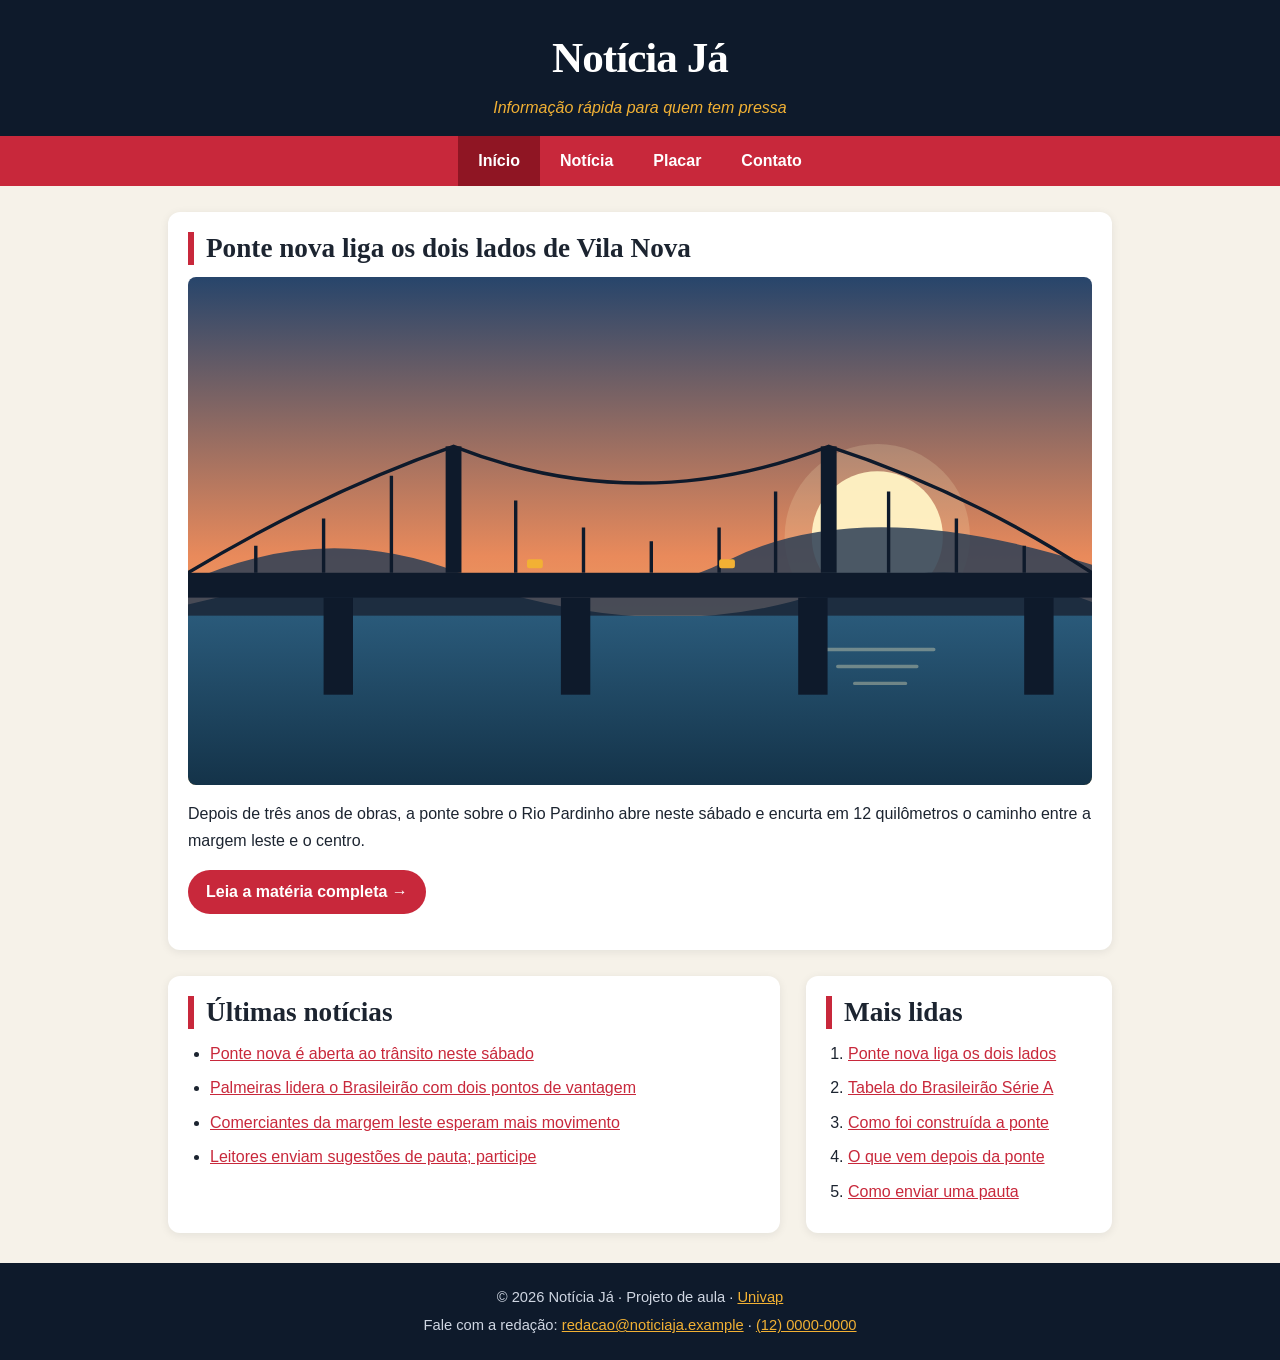
<file: noticiaja/index.html>
<!DOCTYPE html>
<html lang="pt-BR">
<head>
  <meta charset="UTF-8">
  <meta name="viewport" content="width=device-width, initial-scale=1.0">
  <title>Início — Notícia Já</title>
  <link rel="stylesheet" href="style.css">
</head>
<body>
  <header class="topo" id="topo">
    <h1><a href="index.html">Notícia Já</a></h1>
    <p class="slogan">Informação rápida para quem tem pressa</p>
  </header>
  <nav class="menu">
    <ul>
      <li><a href="index.html" class="ativo">Início</a></li>
      <li><a href="noticia.html">Notícia</a></li>
      <li><a href="placar.html">Placar</a></li>
      <li><a href="contato.html">Contato</a></li>
    </ul>
  </nav>
  <main class="home">
    <section class="destaque">
      <h2>Ponte nova liga os dois lados de Vila Nova</h2>
      <figure>
        <img src="img/ponte.svg" alt="Ilustração da nova ponte sobre o Rio Pardinho ao entardecer" width="800" height="450">
      </figure>
      <p>Depois de três anos de obras, a ponte sobre o Rio Pardinho abre neste sábado e encurta em 12 quilômetros o caminho entre a margem leste e o centro.</p>
      <p><a class="leia-mais" href="noticia.html">Leia a matéria completa →</a></p>
    </section>
    <section class="ultimas">
      <h2>Últimas notícias</h2>
      <ul>
        <li><a href="noticia.html">Ponte nova é aberta ao trânsito neste sábado</a></li>
        <li><a href="placar.html">Palmeiras lidera o Brasileirão com dois pontos de vantagem</a></li>
        <li><a href="noticia.html#impacto">Comerciantes da margem leste esperam mais movimento</a></li>
        <li><a href="contato.html">Leitores enviam sugestões de pauta; participe</a></li>
      </ul>
    </section>
    <aside class="mais-lidas">
      <h2>Mais lidas</h2>
      <ol>
        <li><a href="noticia.html">Ponte nova liga os dois lados</a></li>
        <li><a href="placar.html">Tabela do Brasileirão Série A</a></li>
        <li><a href="noticia.html#obras">Como foi construída a ponte</a></li>
        <li><a href="noticia.html#proximos">O que vem depois da ponte</a></li>
        <li><a href="contato.html">Como enviar uma pauta</a></li>
      </ol>
    </aside>
  </main>
  <footer class="rodape">
    <p>© 2026 Notícia Já · Projeto de aula · <a href="https://www.univap.br" target="_blank" rel="noopener noreferrer">Univap</a></p>
    <p>Fale com a redação: <a href="mailto:redacao@noticiaja.example">redacao@noticiaja.example</a> · <a href="tel:+551200000000">(12) 0000-0000</a></p>
  </footer>
</body>
</html>
</file>
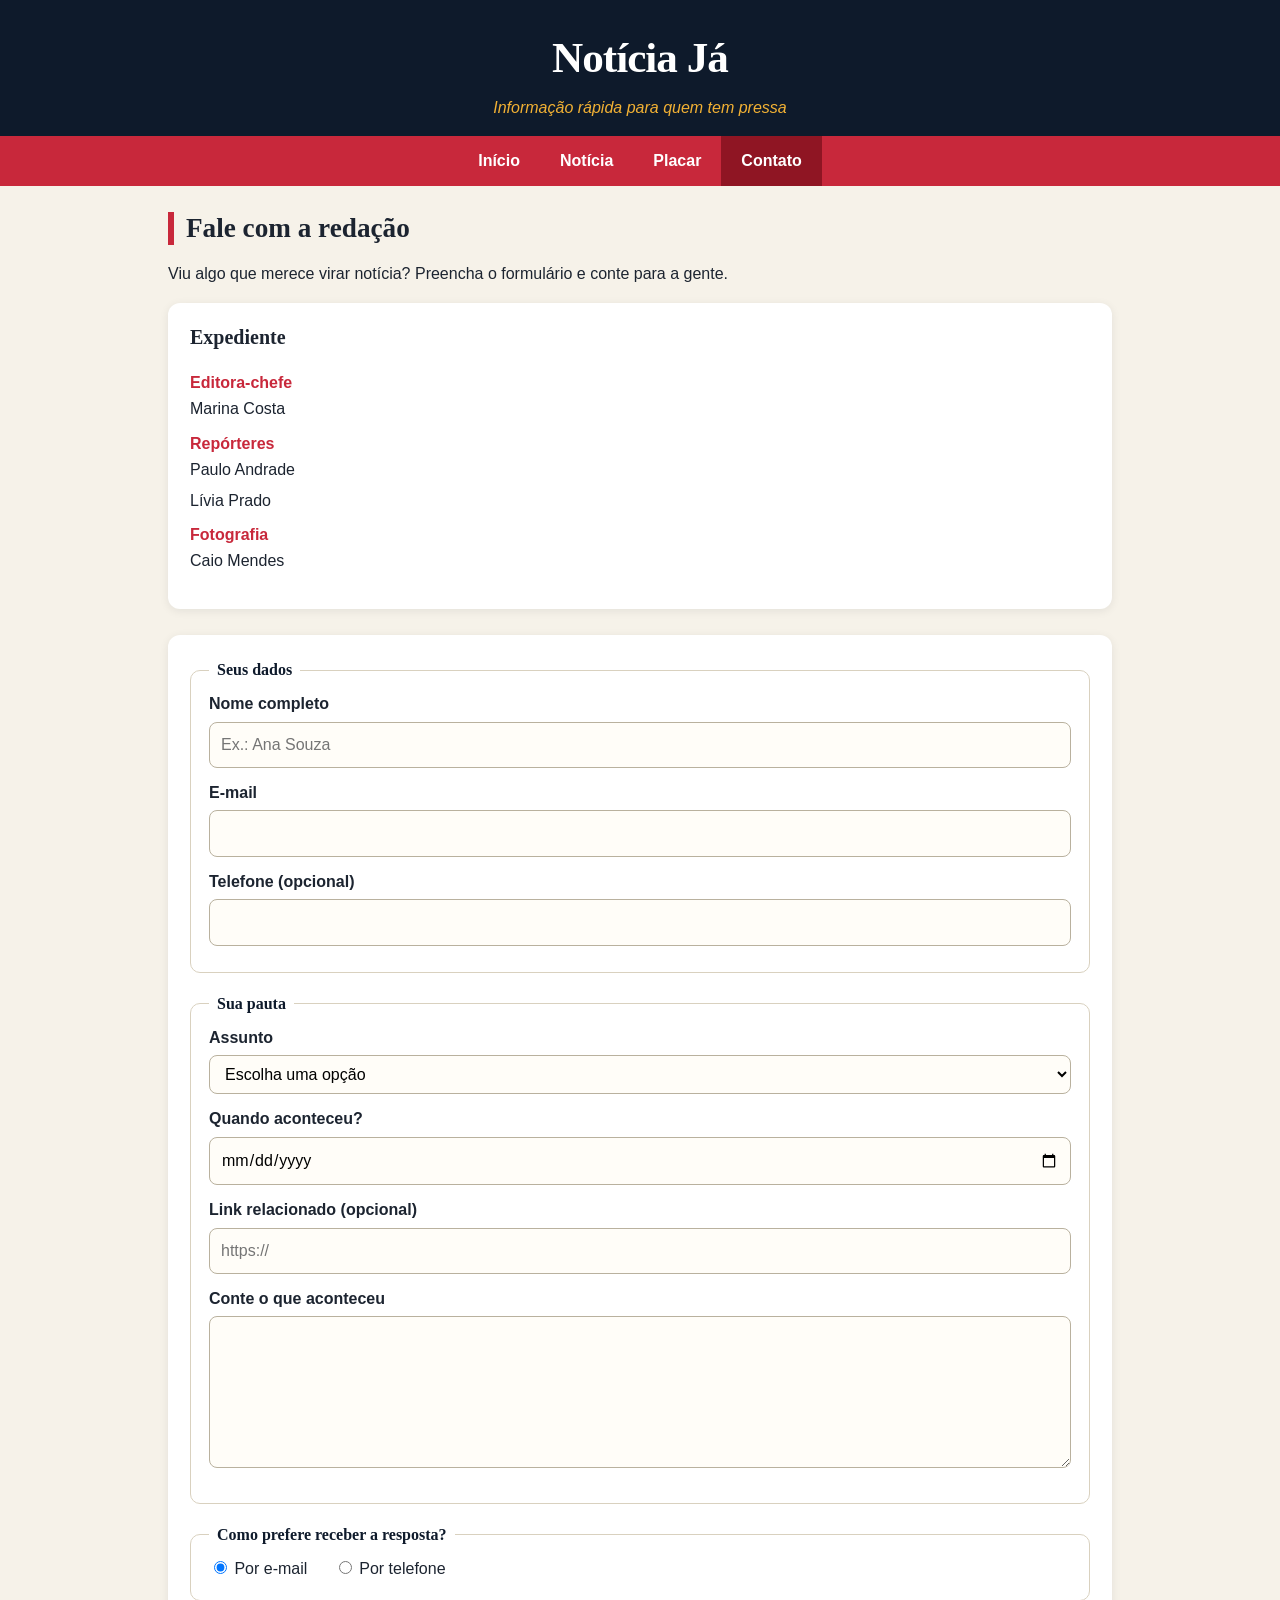
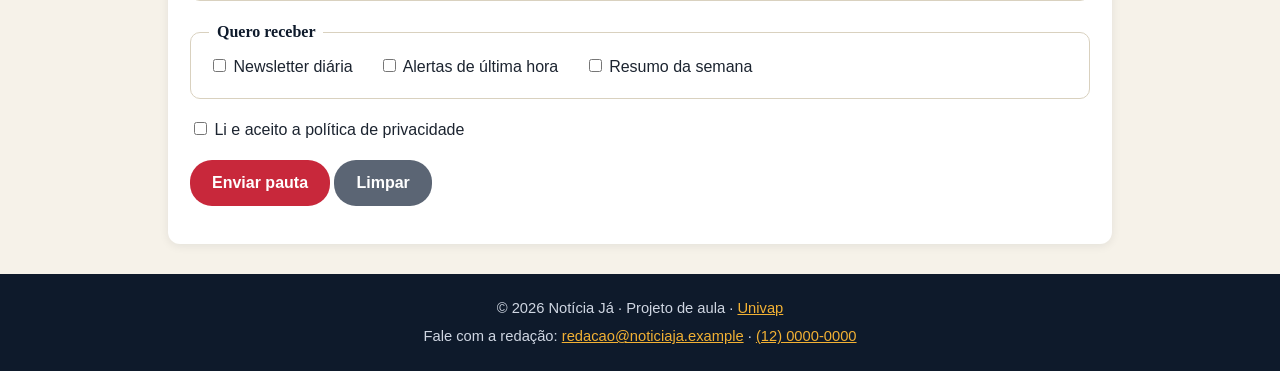
<file: noticiaja/contato.html>
<!DOCTYPE html>
<html lang="pt-BR">
<head>
  <meta charset="UTF-8">
  <meta name="viewport" content="width=device-width, initial-scale=1.0">
  <title>Contato — Notícia Já</title>
  <link rel="stylesheet" href="style.css">
</head>
<body>
  <header class="topo" id="topo">
    <h1><a href="index.html">Notícia Já</a></h1>
    <p class="slogan">Informação rápida para quem tem pressa</p>
  </header>
  <nav class="menu">
    <ul>
      <li><a href="index.html">Início</a></li>
      <li><a href="noticia.html">Notícia</a></li>
      <li><a href="placar.html">Placar</a></li>
      <li><a href="contato.html" class="ativo">Contato</a></li>
    </ul>
  </nav>
  <main>
    <h2>Fale com a redação</h2>
    <p>Viu algo que merece virar notícia? Preencha o formulário e conte para a gente.</p>
    <section class="expediente">
      <h3>Expediente</h3>
      <dl>
        <dt>Editora-chefe</dt>
        <dd>Marina Costa</dd>
        <dt>Repórteres</dt>
        <dd>Paulo Andrade</dd>
        <dd>Lívia Prado</dd>
        <dt>Fotografia</dt>
        <dd>Caio Mendes</dd>
      </dl>
    </section>
    <form action="obrigado.html" method="get">
      <fieldset>
        <legend>Seus dados</legend>
        <div class="campo">
          <label for="nome">Nome completo</label>
          <input type="text" id="nome" name="nome" placeholder="Ex.: Ana Souza" required>
        </div>
        <div class="campo">
          <label for="email">E-mail</label>
          <input type="email" id="email" name="email" required>
        </div>
        <div class="campo">
          <label for="telefone">Telefone (opcional)</label>
          <input type="tel" id="telefone" name="telefone">
        </div>
      </fieldset>

      <fieldset>
        <legend>Sua pauta</legend>
        <div class="campo">
          <label for="assunto">Assunto</label>
          <select id="assunto" name="assunto">
            <option value="">Escolha uma opção</option>
            <option value="sugestao">Sugestão de pauta</option>
            <option value="correcao">Pedido de correção</option>
            <option value="publicidade">Publicidade</option>
            <option value="outro">Outro</option>
          </select>
        </div>
        <div class="campo">
          <label for="data">Quando aconteceu?</label>
          <input type="date" id="data" name="data">
        </div>
        <div class="campo">
          <label for="link">Link relacionado (opcional)</label>
          <input type="url" id="link" name="link" placeholder="https://">
        </div>
        <div class="campo">
          <label for="mensagem">Conte o que aconteceu</label>
          <textarea id="mensagem" name="mensagem" rows="5" minlength="20" required></textarea>
        </div>
      </fieldset>

      <fieldset>
        <legend>Como prefere receber a resposta?</legend>
        <label><input type="radio" name="resposta" value="email" checked> Por e-mail</label>
        <label><input type="radio" name="resposta" value="telefone"> Por telefone</label>
      </fieldset>

      <fieldset>
        <legend>Quero receber</legend>
        <label><input type="checkbox" name="interesse" value="newsletter"> Newsletter diária</label>
        <label><input type="checkbox" name="interesse" value="urgente"> Alertas de última hora</label>
        <label><input type="checkbox" name="interesse" value="semana"> Resumo da semana</label>
      </fieldset>

      <label class="aceite"><input type="checkbox" name="aceite" value="sim" required> Li e aceito a política de privacidade</label>

      <p>
        <button type="submit">Enviar pauta</button>
        <button type="reset">Limpar</button>
      </p>
    </form>
  </main>
  <footer class="rodape">
    <p>© 2026 Notícia Já · Projeto de aula · <a href="https://www.univap.br" target="_blank" rel="noopener noreferrer">Univap</a></p>
    <p>Fale com a redação: <a href="mailto:redacao@noticiaja.example">redacao@noticiaja.example</a> · <a href="tel:+551200000000">(12) 0000-0000</a></p>
  </footer>
</body>
</html>
</file>
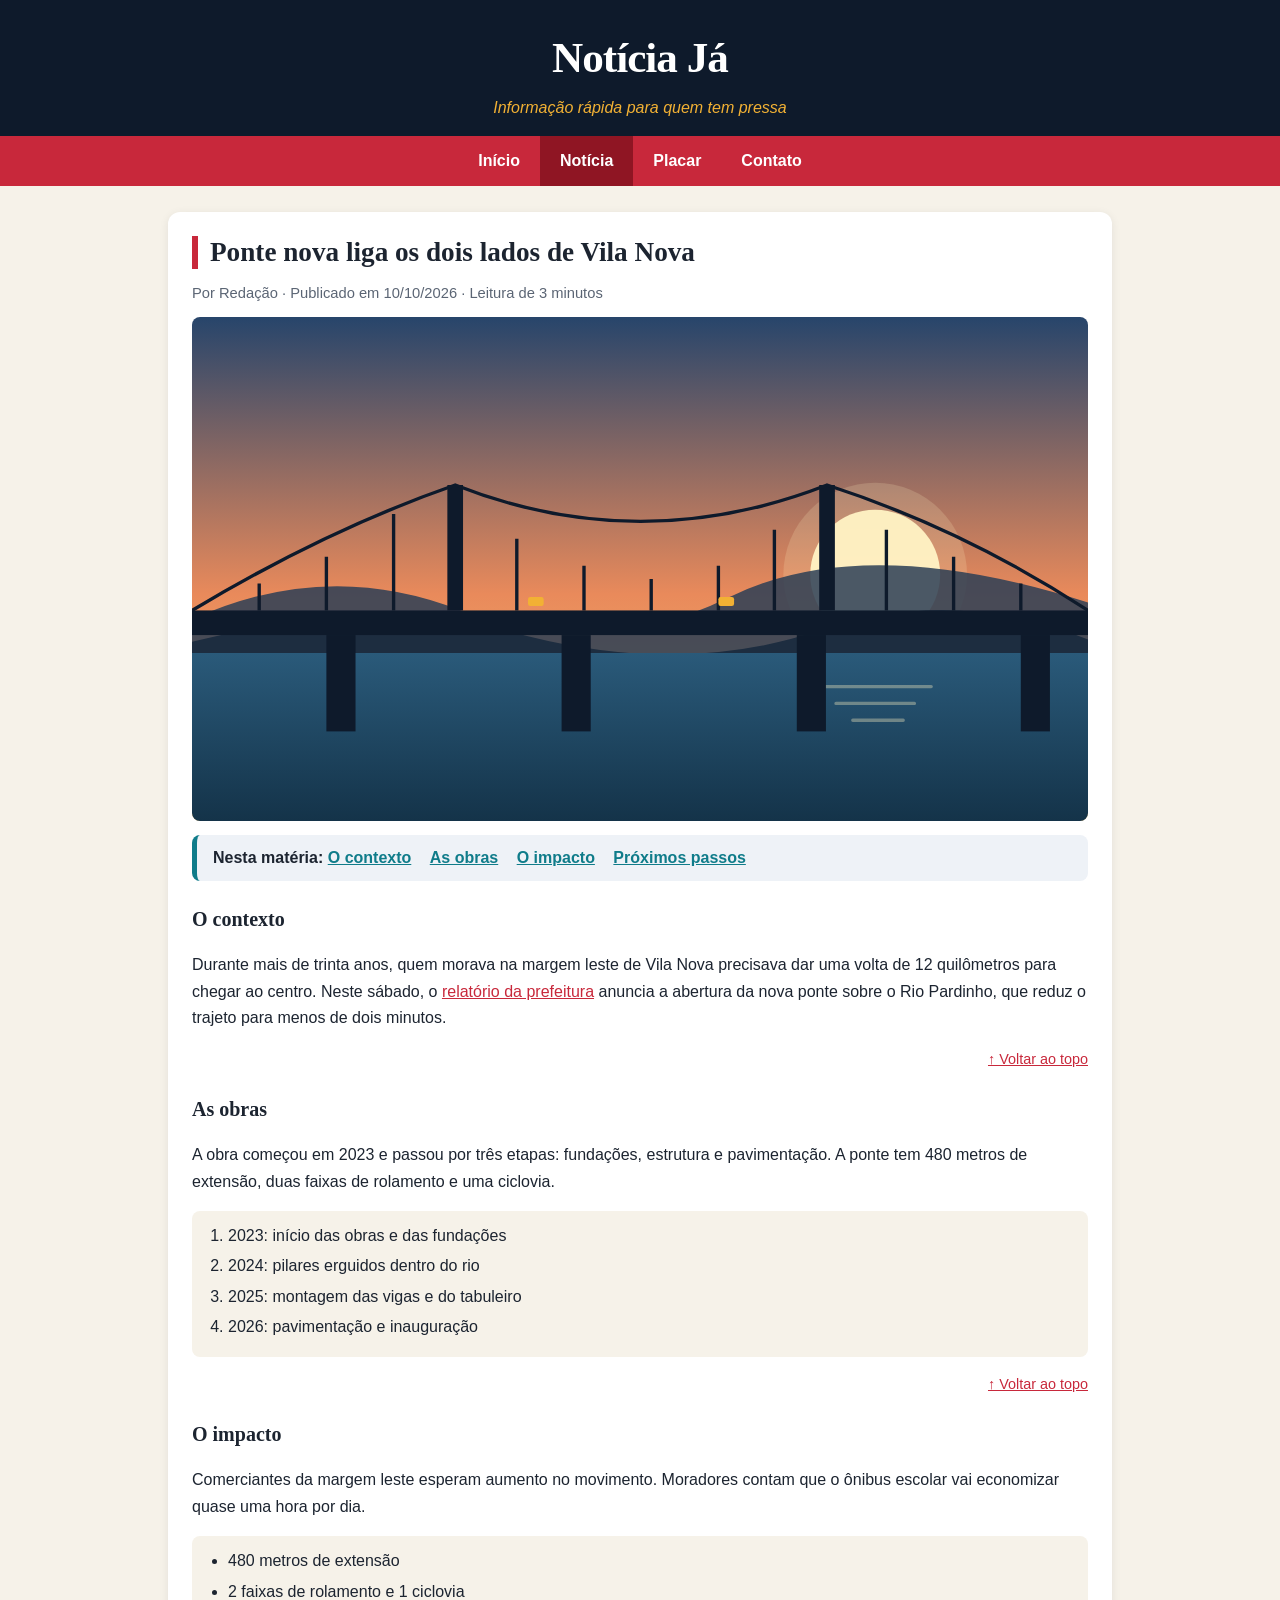
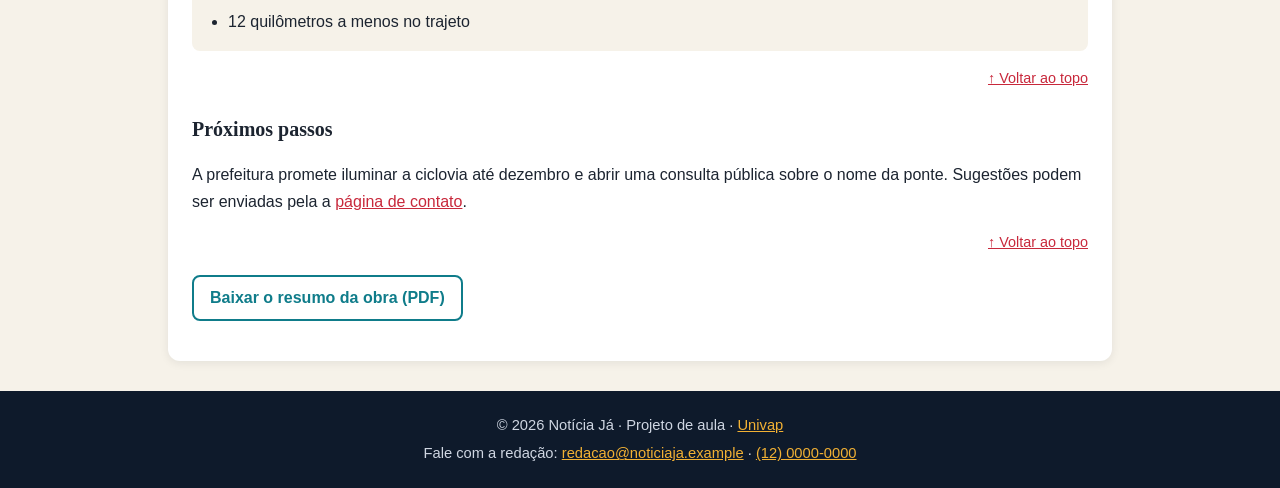
<file: noticiaja/noticia.html>
<!DOCTYPE html>
<html lang="pt-BR">
<head>
  <meta charset="UTF-8">
  <meta name="viewport" content="width=device-width, initial-scale=1.0">
  <title>Ponte nova — Notícia Já</title>
  <link rel="stylesheet" href="style.css">
</head>
<body>
  <header class="topo" id="topo">
    <h1><a href="index.html">Notícia Já</a></h1>
    <p class="slogan">Informação rápida para quem tem pressa</p>
  </header>
  <nav class="menu">
    <ul>
      <li><a href="index.html">Início</a></li>
      <li><a href="noticia.html" class="ativo">Notícia</a></li>
      <li><a href="placar.html">Placar</a></li>
      <li><a href="contato.html">Contato</a></li>
    </ul>
  </nav>
  <main>
    <article class="materia">
      <h2>Ponte nova liga os dois lados de Vila Nova</h2>
      <p class="meta">Por Redação · Publicado em 10/10/2026 · Leitura de 3 minutos</p>
      <figure>
        <img src="img/ponte.svg" alt="Ilustração da nova ponte sobre o Rio Pardinho ao entardecer" width="800" height="450">
      </figure>
      <nav class="indice" aria-label="Índice da matéria">
        <strong>Nesta matéria:</strong>
        <a href="#contexto">O contexto</a>
        <a href="#obras">As obras</a>
        <a href="#impacto">O impacto</a>
        <a href="#proximos">Próximos passos</a>
      </nav>
      <h3 id="contexto">O contexto</h3>
      <p>Durante mais de trinta anos, quem morava na margem leste de Vila Nova precisava dar uma volta de 12 quilômetros para chegar ao centro. Neste sábado, o <a href="https://example.com/relatorio" target="_blank" rel="noopener noreferrer">relatório da prefeitura</a> anuncia a abertura da nova ponte sobre o Rio Pardinho, que reduz o trajeto para menos de dois minutos.</p>
      <p class="voltar"><a href="#topo">↑ Voltar ao topo</a></p>
      <h3 id="obras">As obras</h3>
      <p>A obra começou em 2023 e passou por três etapas: fundações, estrutura e pavimentação. A ponte tem 480 metros de extensão, duas faixas de rolamento e uma ciclovia.</p>
      <ol class="cronograma">
        <li>2023: início das obras e das fundações</li>
        <li>2024: pilares erguidos dentro do rio</li>
        <li>2025: montagem das vigas e do tabuleiro</li>
        <li>2026: pavimentação e inauguração</li>
      </ol>
      <p class="voltar"><a href="#topo">↑ Voltar ao topo</a></p>
      <h3 id="impacto">O impacto</h3>
      <p>Comerciantes da margem leste esperam aumento no movimento. Moradores contam que o ônibus escolar vai economizar quase uma hora por dia.</p>
      <ul>
        <li>480 metros de extensão</li>
        <li>2 faixas de rolamento e 1 ciclovia</li>
        <li>12 quilômetros a menos no trajeto</li>
      </ul>
      <p class="voltar"><a href="#topo">↑ Voltar ao topo</a></p>
      <h3 id="proximos">Próximos passos</h3>
      <p>A prefeitura promete iluminar a ciclovia até dezembro e abrir uma consulta pública sobre o nome da ponte. Sugestões podem ser enviadas pela a <a href="contato.html">página de contato</a>.</p>
      <p class="voltar"><a href="#topo">↑ Voltar ao topo</a></p>
      <p class="baixar"><a href="docs/resumo-da-obra.pdf" download>Baixar o resumo da obra (PDF)</a></p>
    </article>
  </main>
  <footer class="rodape">
    <p>© 2026 Notícia Já · Projeto de aula · <a href="https://www.univap.br" target="_blank" rel="noopener noreferrer">Univap</a></p>
    <p>Fale com a redação: <a href="mailto:redacao@noticiaja.example">redacao@noticiaja.example</a> · <a href="tel:+551200000000">(12) 0000-0000</a></p>
  </footer>
</body>
</html>
</file>
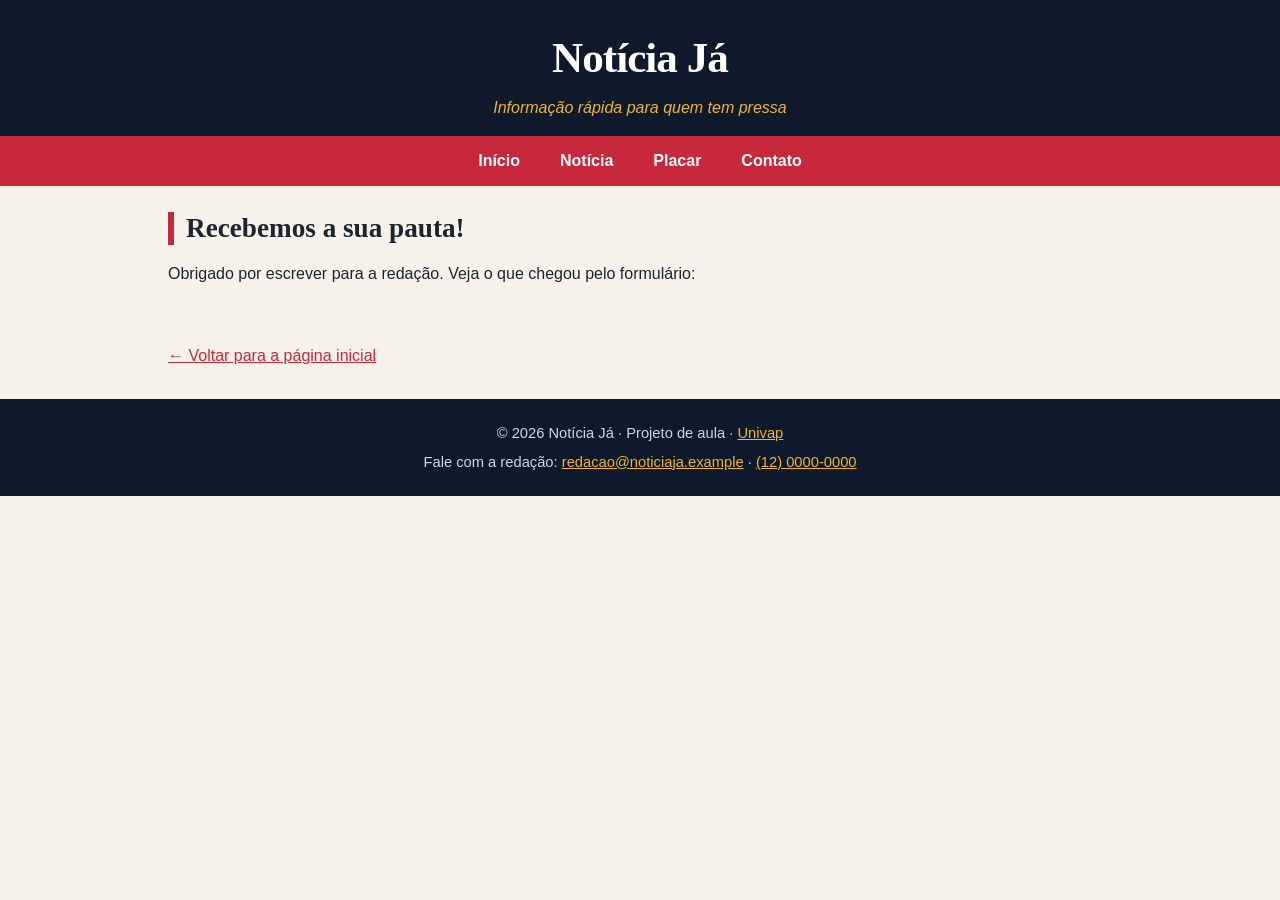
<file: noticiaja/obrigado.html>
<!DOCTYPE html>
<html lang="pt-BR">
<head>
  <meta charset="UTF-8">
  <meta name="viewport" content="width=device-width, initial-scale=1.0">
  <title>Obrigado — Notícia Já</title>
  <link rel="stylesheet" href="style.css">
</head>
<body>
  <header class="topo" id="topo">
    <h1><a href="index.html">Notícia Já</a></h1>
    <p class="slogan">Informação rápida para quem tem pressa</p>
  </header>
  <nav class="menu">
    <ul>
      <li><a href="index.html">Início</a></li>
      <li><a href="noticia.html">Notícia</a></li>
      <li><a href="placar.html">Placar</a></li>
      <li><a href="contato.html">Contato</a></li>
    </ul>
  </nav>
  <main>
    <h2>Recebemos a sua pauta!</h2>
    <p>Obrigado por escrever para a redação. Veja o que chegou pelo formulário:</p>
    <ul id="dados"></ul>
    <p><a href="index.html">← Voltar para a página inicial</a></p>
  </main>
  <footer class="rodape">
    <p>© 2026 Notícia Já · Projeto de aula · <a href="https://www.univap.br" target="_blank" rel="noopener noreferrer">Univap</a></p>
    <p>Fale com a redação: <a href="mailto:redacao@noticiaja.example">redacao@noticiaja.example</a> · <a href="tel:+551200000000">(12) 0000-0000</a></p>
  </footer>
  <script>
    // Um truque de JavaScript (assunto de outra aula): lista o que chegou pelo endereço.
    const dados = new URLSearchParams(location.search);
    const lista = document.getElementById("dados");
    dados.forEach((valor, campo) => {
      const li = document.createElement("li");
      li.textContent = campo + " = " + valor;
      lista.appendChild(li);
    });
  </script>
</body>
</html>
</file>
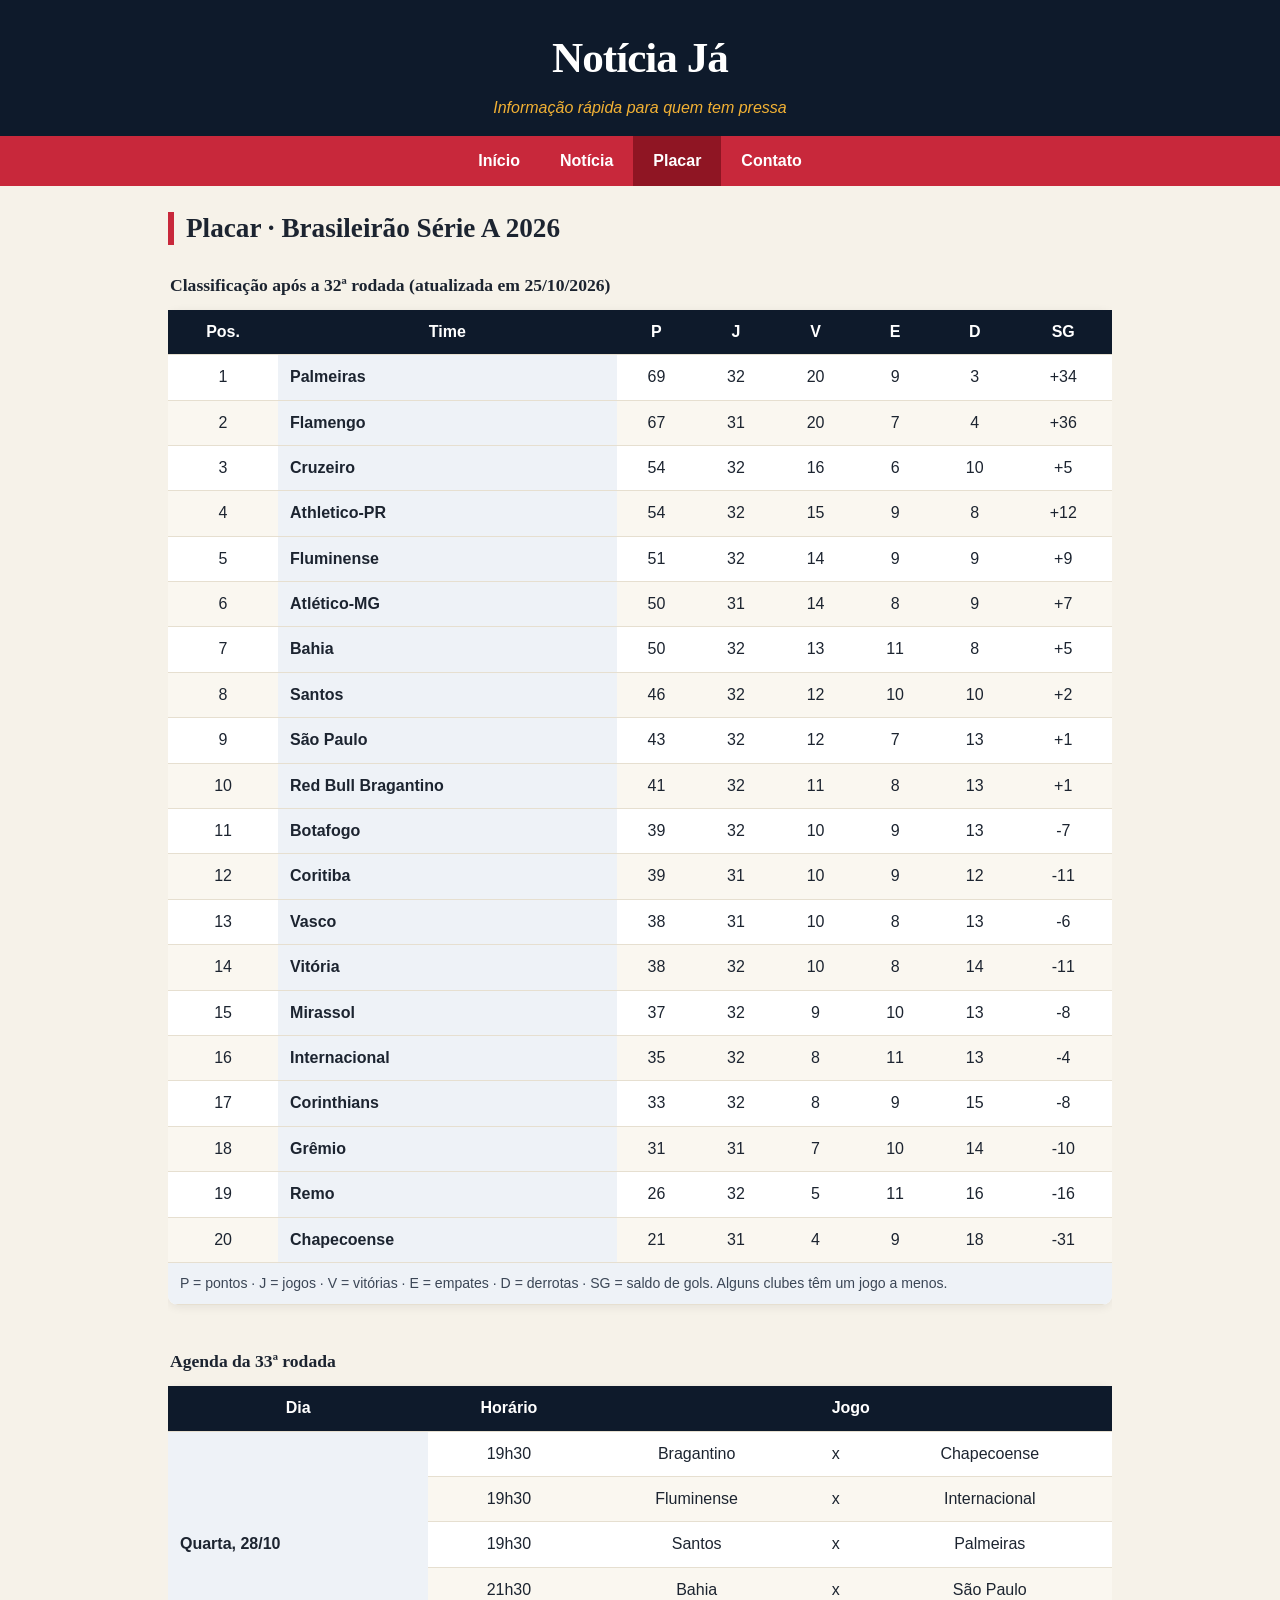
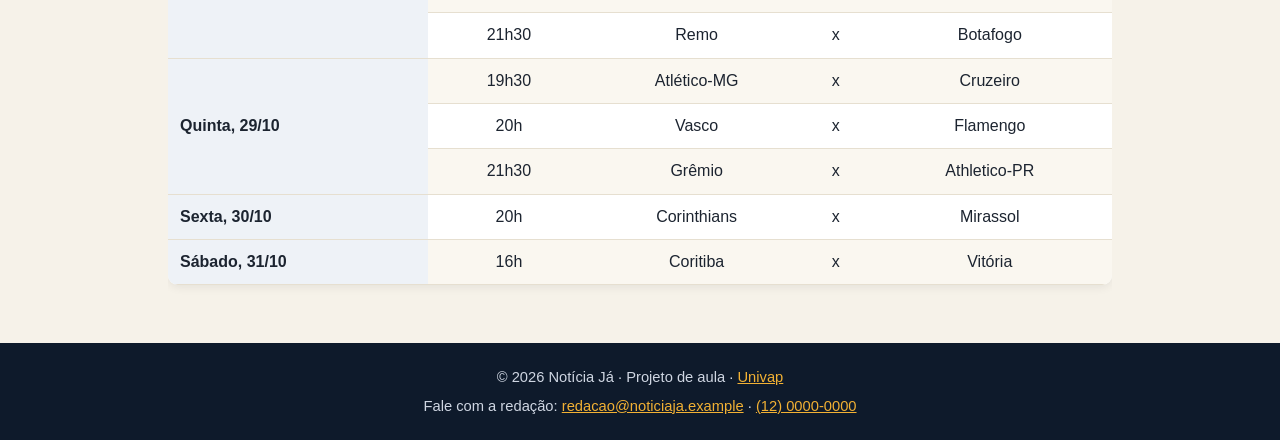
<file: noticiaja/placar.html>
<!DOCTYPE html>
<html lang="pt-BR">
<head>
  <meta charset="UTF-8">
  <meta name="viewport" content="width=device-width, initial-scale=1.0">
  <title>Placar — Notícia Já</title>
  <link rel="stylesheet" href="style.css">
</head>
<body>
  <header class="topo" id="topo">
    <h1><a href="index.html">Notícia Já</a></h1>
    <p class="slogan">Informação rápida para quem tem pressa</p>
  </header>
  <nav class="menu">
    <ul>
      <li><a href="index.html">Início</a></li>
      <li><a href="noticia.html">Notícia</a></li>
      <li><a href="placar.html" class="ativo">Placar</a></li>
      <li><a href="contato.html">Contato</a></li>
    </ul>
  </nav>
  <main>
    <h2>Placar · Brasileirão Série A 2026</h2>
    <div class="rolagem">
    <table class="classificacao">
      <caption>Classificação após a 32ª rodada (atualizada em 25/10/2026)</caption>
      <thead>
        <tr>
          <th scope="col">Pos.</th>
          <th scope="col">Time</th>
          <th scope="col">P</th>
          <th scope="col">J</th>
          <th scope="col">V</th>
          <th scope="col">E</th>
          <th scope="col">D</th>
          <th scope="col">SG</th>
        </tr>
      </thead>
      <tbody>
        <tr>
          <td>1</td>
          <th scope="row">Palmeiras</th>
          <td>69</td>
          <td>32</td>
          <td>20</td>
          <td>9</td>
          <td>3</td>
          <td>+34</td>
        </tr>
        <tr>
          <td>2</td>
          <th scope="row">Flamengo</th>
          <td>67</td>
          <td>31</td>
          <td>20</td>
          <td>7</td>
          <td>4</td>
          <td>+36</td>
        </tr>
        <tr>
          <td>3</td>
          <th scope="row">Cruzeiro</th>
          <td>54</td>
          <td>32</td>
          <td>16</td>
          <td>6</td>
          <td>10</td>
          <td>+5</td>
        </tr>
        <tr>
          <td>4</td>
          <th scope="row">Athletico-PR</th>
          <td>54</td>
          <td>32</td>
          <td>15</td>
          <td>9</td>
          <td>8</td>
          <td>+12</td>
        </tr>
        <tr>
          <td>5</td>
          <th scope="row">Fluminense</th>
          <td>51</td>
          <td>32</td>
          <td>14</td>
          <td>9</td>
          <td>9</td>
          <td>+9</td>
        </tr>
        <tr>
          <td>6</td>
          <th scope="row">Atlético-MG</th>
          <td>50</td>
          <td>31</td>
          <td>14</td>
          <td>8</td>
          <td>9</td>
          <td>+7</td>
        </tr>
        <tr>
          <td>7</td>
          <th scope="row">Bahia</th>
          <td>50</td>
          <td>32</td>
          <td>13</td>
          <td>11</td>
          <td>8</td>
          <td>+5</td>
        </tr>
        <tr>
          <td>8</td>
          <th scope="row">Santos</th>
          <td>46</td>
          <td>32</td>
          <td>12</td>
          <td>10</td>
          <td>10</td>
          <td>+2</td>
        </tr>
        <tr>
          <td>9</td>
          <th scope="row">São Paulo</th>
          <td>43</td>
          <td>32</td>
          <td>12</td>
          <td>7</td>
          <td>13</td>
          <td>+1</td>
        </tr>
        <tr>
          <td>10</td>
          <th scope="row">Red Bull Bragantino</th>
          <td>41</td>
          <td>32</td>
          <td>11</td>
          <td>8</td>
          <td>13</td>
          <td>+1</td>
        </tr>
        <tr>
          <td>11</td>
          <th scope="row">Botafogo</th>
          <td>39</td>
          <td>32</td>
          <td>10</td>
          <td>9</td>
          <td>13</td>
          <td>-7</td>
        </tr>
        <tr>
          <td>12</td>
          <th scope="row">Coritiba</th>
          <td>39</td>
          <td>31</td>
          <td>10</td>
          <td>9</td>
          <td>12</td>
          <td>-11</td>
        </tr>
        <tr>
          <td>13</td>
          <th scope="row">Vasco</th>
          <td>38</td>
          <td>31</td>
          <td>10</td>
          <td>8</td>
          <td>13</td>
          <td>-6</td>
        </tr>
        <tr>
          <td>14</td>
          <th scope="row">Vitória</th>
          <td>38</td>
          <td>32</td>
          <td>10</td>
          <td>8</td>
          <td>14</td>
          <td>-11</td>
        </tr>
        <tr>
          <td>15</td>
          <th scope="row">Mirassol</th>
          <td>37</td>
          <td>32</td>
          <td>9</td>
          <td>10</td>
          <td>13</td>
          <td>-8</td>
        </tr>
        <tr>
          <td>16</td>
          <th scope="row">Internacional</th>
          <td>35</td>
          <td>32</td>
          <td>8</td>
          <td>11</td>
          <td>13</td>
          <td>-4</td>
        </tr>
        <tr>
          <td>17</td>
          <th scope="row">Corinthians</th>
          <td>33</td>
          <td>32</td>
          <td>8</td>
          <td>9</td>
          <td>15</td>
          <td>-8</td>
        </tr>
        <tr>
          <td>18</td>
          <th scope="row">Grêmio</th>
          <td>31</td>
          <td>31</td>
          <td>7</td>
          <td>10</td>
          <td>14</td>
          <td>-10</td>
        </tr>
        <tr>
          <td>19</td>
          <th scope="row">Remo</th>
          <td>26</td>
          <td>32</td>
          <td>5</td>
          <td>11</td>
          <td>16</td>
          <td>-16</td>
        </tr>
        <tr>
          <td>20</td>
          <th scope="row">Chapecoense</th>
          <td>21</td>
          <td>31</td>
          <td>4</td>
          <td>9</td>
          <td>18</td>
          <td>-31</td>
        </tr>
      </tbody>
      <tfoot>
        <tr>
          <td colspan="8">P = pontos · J = jogos · V = vitórias · E = empates · D = derrotas · SG = saldo de gols. Alguns clubes têm um jogo a menos.</td>
        </tr>
      </tfoot>
    </table>
    </div>

    <div class="rolagem">
    <table class="agenda">
      <caption>Agenda da 33ª rodada</caption>
      <thead>
        <tr>
          <th scope="col">Dia</th>
          <th scope="col">Horário</th>
          <th scope="col" colspan="3">Jogo</th>
        </tr>
      </thead>
      <tbody>
        <tr>
          <th scope="row" rowspan="5">Quarta, 28/10</th>
          <td>19h30</td>
          <td>Bragantino</td>
          <td>x</td>
          <td>Chapecoense</td>
        </tr>
        <tr>
          <td>19h30</td>
          <td>Fluminense</td>
          <td>x</td>
          <td>Internacional</td>
        </tr>
        <tr>
          <td>19h30</td>
          <td>Santos</td>
          <td>x</td>
          <td>Palmeiras</td>
        </tr>
        <tr>
          <td>21h30</td>
          <td>Bahia</td>
          <td>x</td>
          <td>São Paulo</td>
        </tr>
        <tr>
          <td>21h30</td>
          <td>Remo</td>
          <td>x</td>
          <td>Botafogo</td>
        </tr>
        <tr>
          <th scope="row" rowspan="3">Quinta, 29/10</th>
          <td>19h30</td>
          <td>Atlético-MG</td>
          <td>x</td>
          <td>Cruzeiro</td>
        </tr>
        <tr>
          <td>20h</td>
          <td>Vasco</td>
          <td>x</td>
          <td>Flamengo</td>
        </tr>
        <tr>
          <td>21h30</td>
          <td>Grêmio</td>
          <td>x</td>
          <td>Athletico-PR</td>
        </tr>
        <tr>
          <th scope="row">Sexta, 30/10</th>
          <td>20h</td>
          <td>Corinthians</td>
          <td>x</td>
          <td>Mirassol</td>
        </tr>
        <tr>
          <th scope="row">Sábado, 31/10</th>
          <td>16h</td>
          <td>Coritiba</td>
          <td>x</td>
          <td>Vitória</td>
        </tr>
      </tbody>
    </table>
    </div>
  </main>
  <footer class="rodape">
    <p>© 2026 Notícia Já · Projeto de aula · <a href="https://www.univap.br" target="_blank" rel="noopener noreferrer">Univap</a></p>
    <p>Fale com a redação: <a href="mailto:redacao@noticiaja.example">redacao@noticiaja.example</a> · <a href="tel:+551200000000">(12) 0000-0000</a></p>
  </footer>
</body>
</html>
</file>
<file: noticiaja/style.css>
/* Notícia Já — estilos prontos. Hoje a aula é de HTML: este arquivo só deixa a página bonita. */
* { box-sizing: border-box; }
body { margin: 0; font-family: "Segoe UI", Arial, sans-serif; line-height: 1.65; color: #1c2430; background: #f6f2e9; }
a { color: #c8283b; }
a:hover { color: #8f1523; }

.topo { background: #0e1a2b; color: #fff; text-align: center; padding: 22px 16px 14px; }
.topo h1 { margin: 0; font-family: Georgia, "Times New Roman", serif; font-size: 2.7rem; letter-spacing: -1px; }
.topo h1 a { color: #fff; text-decoration: none; }
.slogan { margin: 2px 0 0; color: #f2b134; font-style: italic; }

.menu { background: #c8283b; text-align: center; }
.menu a { display: inline-block; padding: 12px 20px; color: #fff; text-decoration: none; font-weight: 600; }
.menu a:hover, .menu a.ativo { background: #8f1523; color: #fff; }
.menu ul { list-style: none; margin: 0; padding: 0; display: flex; justify-content: center; flex-wrap: wrap; }

main { max-width: 980px; margin: 26px auto; padding: 0 18px; }
h2 { font-family: Georgia, "Times New Roman", serif; font-size: 1.7rem; line-height: 1.2; margin: 0 0 12px; padding-left: 12px; border-left: 6px solid #c8283b; }
h3 { font-family: Georgia, "Times New Roman", serif; font-size: 1.25rem; margin: 22px 0 6px; }
figure { margin: 0 0 14px; }
img { width: 100%; height: auto; display: block; border-radius: 8px; }
.meta { color: #5b6574; font-size: .92rem; margin: 0 0 12px; }

.home { display: grid; grid-template-columns: 2fr 1fr; gap: 26px; }
.destaque { grid-column: 1 / -1; background: #fff; border-radius: 12px; padding: 20px; box-shadow: 0 2px 10px rgba(14, 26, 43, .08); }
.ultimas, .mais-lidas { background: #fff; border-radius: 12px; padding: 20px; box-shadow: 0 2px 10px rgba(14, 26, 43, .08); }
.ultimas ul, .mais-lidas ol { margin: 0; padding-left: 22px; }
.ultimas li, .mais-lidas li { margin-bottom: 8px; }
.leia-mais { display: inline-block; background: #c8283b; color: #fff; text-decoration: none; font-weight: 700; padding: 9px 18px; border-radius: 22px; }
.leia-mais:hover { background: #8f1523; color: #fff; }

.materia { background: #fff; border-radius: 12px; padding: 24px; box-shadow: 0 2px 10px rgba(14, 26, 43, .08); }
.indice { background: #eef2f7; border-left: 5px solid #0f7c8a; border-radius: 8px; padding: 10px 16px; margin: 14px 0; }
.indice a { display: inline-block; margin-right: 14px; font-weight: 600; color: #0f7c8a; }
.voltar { text-align: right; font-size: .9rem; margin: 4px 0 0; }
.baixar { margin-top: 20px; }
.baixar a { display: inline-block; border: 2px solid #0f7c8a; color: #0f7c8a; text-decoration: none; font-weight: 700; padding: 8px 16px; border-radius: 8px; }
.cronograma, .materia ul { background: #f6f2e9; border-radius: 8px; padding: 12px 12px 12px 36px; }
.cronograma li, .materia li { margin-bottom: 4px; }

table { width: 100%; border-collapse: collapse; background: #fff; border-radius: 10px; overflow: hidden; margin: 8px 0 28px; box-shadow: 0 2px 10px rgba(14, 26, 43, .08); }
caption { caption-side: top; text-align: left; font-family: Georgia, serif; font-weight: 700; font-size: 1.1rem; padding: 6px 2px 10px; }
th, td { padding: 9px 12px; border-bottom: 1px solid #e6dfd0; text-align: center; }
thead th { background: #0e1a2b; color: #fff; }
tbody th { background: #eef2f7; text-align: left; }
tbody tr:nth-child(even) td { background: #faf7f0; }
/* tabela larga rola só dentro da caixa, sem estourar a página no celular */
.rolagem { overflow-x: auto; }
.rolagem table { min-width: 480px; }
tfoot td { background: #eef2f7; font-size: .88rem; color: #3b4656; text-align: left; }

.expediente { background: #fff; border-radius: 12px; padding: 18px 22px; box-shadow: 0 2px 10px rgba(14, 26, 43, .08); margin-bottom: 26px; }
.expediente h3 { margin-top: 0; }
dt { font-weight: 700; color: #c8283b; margin-top: 8px; }
dd { margin: 0 0 4px 0; }

form { background: #fff; border-radius: 12px; padding: 22px; box-shadow: 0 2px 10px rgba(14, 26, 43, .08); }
fieldset { border: 1px solid #d9d1bf; border-radius: 10px; margin: 0 0 18px; padding: 8px 18px 14px; }
legend { font-family: Georgia, serif; font-weight: 700; padding: 0 8px; color: #0e1a2b; }
.campo { margin-bottom: 12px; }
label { display: block; font-weight: 600; margin-bottom: 4px; }
fieldset > label { display: inline-block; font-weight: 400; margin-right: 22px; }
.aceite { font-weight: 400; margin: 6px 0 16px; }
input[type=text], input[type=email], input[type=tel], input[type=url], input[type=date], select, textarea { width: 100%; padding: 9px 11px; font: inherit; border: 1px solid #b9b19e; border-radius: 8px; background: #fffdf8; }
input:focus, select:focus, textarea:focus { outline: 3px solid #f2b134; border-color: #c8283b; }
button { font: inherit; font-weight: 700; padding: 10px 22px; border: 0; border-radius: 22px; background: #c8283b; color: #fff; cursor: pointer; }
button[type=reset] { background: #5b6574; }
button:hover { filter: brightness(.9); }
#dados { background: #f6f2e9; border-radius: 8px; padding: 12px 12px 12px 36px; }

.rodape { background: #0e1a2b; color: #cfd6e2; text-align: center; padding: 18px 16px; font-size: .92rem; margin-top: 30px; }
.rodape p { margin: 4px 0; }
.rodape a { color: #f2b134; }

@media (max-width: 700px) {
  .home { grid-template-columns: 1fr; }
  .topo h1 { font-size: 2.1rem; }
  table { font-size: .85rem; }
  th, td { padding: 7px 6px; }
}
</file>
